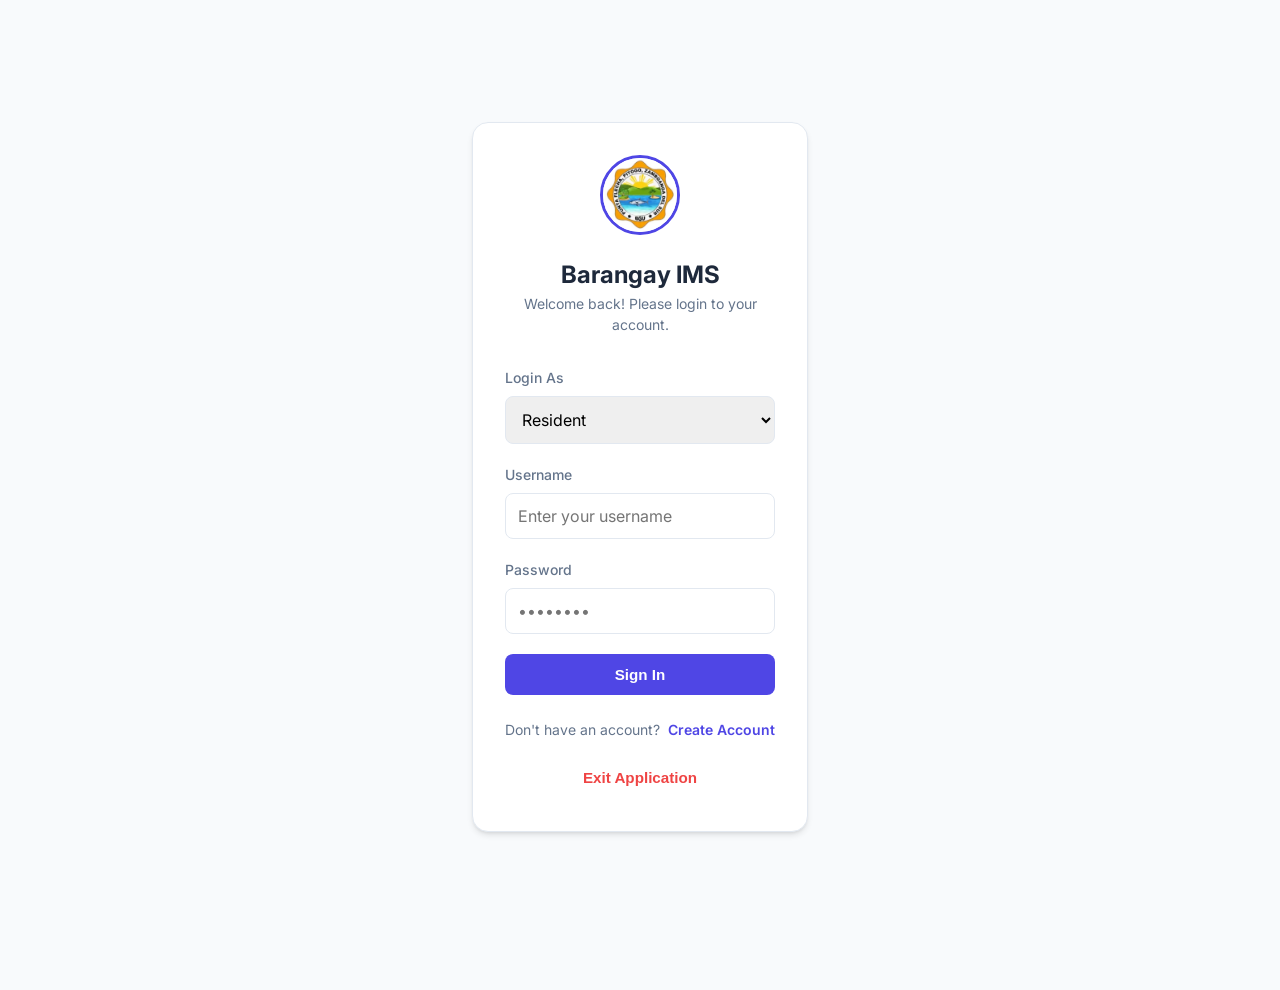
<file: index.html>
<!DOCTYPE html>
<html lang="en">
<head>
    <meta charset="UTF-8">
    <meta name="viewport" content="width=device-width, initial-scale=1.0">
    <title>Barangay IMS - Login</title>
    <link rel="stylesheet" href="style.css">
</head>
<body class="animate-fade-in">

    <div class="auth-container">
        <div class="card">
            <div style="text-align: center; margin-bottom: 2rem;">
                <img src="1.jpg" alt="Logo" style="width: 80px; height: 80px; border-radius: 50%; object-fit: cover; margin-bottom: 1rem; border: 3px solid var(--primary);">
                <h2 style="font-weight: 700; color: var(--text-main);">Barangay IMS</h2>
                <p style="color: var(--text-muted); font-size: 0.875rem;">Welcome back! Please login to your account.</p>
            </div>

            <div class="input-group">
                <label for="role">Login As</label>
                <select id="role">
                    <option value="resident">Resident</option>
                    <option value="admin">Administrator</option>
                </select>
            </div>

            <div class="input-group">
                <label for="user">Username</label>
                <input id="user" type="text" placeholder="Enter your username">
            </div>

            <div class="input-group">
                <label for="pass">Password</label>
                <input id="pass" type="password" placeholder="••••••••">
            </div>

            <button class="btn btn-primary" id="loginBtn" onclick="login()">
                Sign In
            </button>

            <div style="margin-top: 1.5rem; text-align: center; font-size: 0.875rem;">
                <span style="color: var(--text-muted);">Don't have an account?</span>
                <a href="register.html" style="color: var(--primary); font-weight: 600; text-decoration: none; margin-left: 0.25rem;">Create Account</a>
            </div>

            <div style="margin-top: 1rem;">
                <button class="btn btn-outline" style="color: var(--danger); border-color: transparent;" onclick="exitApp()">
                    Exit Application
                </button>
            </div>
        </div>
    </div>

    <script src="api.js"></script>
    <script>
        async function login() {
            const role = document.getElementById("role").value;
            const u = document.getElementById("user").value.trim();
            const p = document.getElementById("pass").value.trim();

            if (!u || !p) {
                alert("Please enter both username and password.");
                return;
            }

            const loginBtn = document.getElementById("loginBtn");
            loginBtn.disabled = true;
            loginBtn.innerText = "Verifying...";

            if (role === "admin") {
                if (u === "admin" && p === "1234") {
                    localStorage.setItem("role", "admin");
                    localStorage.removeItem("currentUser");
                    location.href = "admin.html";
                } else {
                    alert("Invalid Admin Credentials");
                    loginBtn.disabled = false;
                    loginBtn.innerText = "Sign In";
                }
                return;
            }

            const users = await apiGet("users");
            const found = users.find(x => x.username === u && x.password === p);

            if (found) {
                const safeUser = {
                    username: found.username,
                    name: found.name || "Resident",
                    purok: found.purok || "N/A"
                };

                localStorage.setItem("currentUser", JSON.stringify(safeUser));
                localStorage.setItem("role", "resident");
                location.href = "resident.html";
            } else {
                alert("Invalid Resident Credentials");
                loginBtn.disabled = false;
                loginBtn.innerText = "Sign In";
            }
        }

        function exitApp() {
            if (confirm("Are you sure you want to exit?")) {
                window.close();
                location.href = "about:blank";
            }
        }

        window.onload = () => {
            const role = localStorage.getItem("role");
            if (role === "admin") location.href = "admin.html";
            else if (role === "resident") location.href = "resident.html";
        };
    </script>
</body>
</html>
</file>
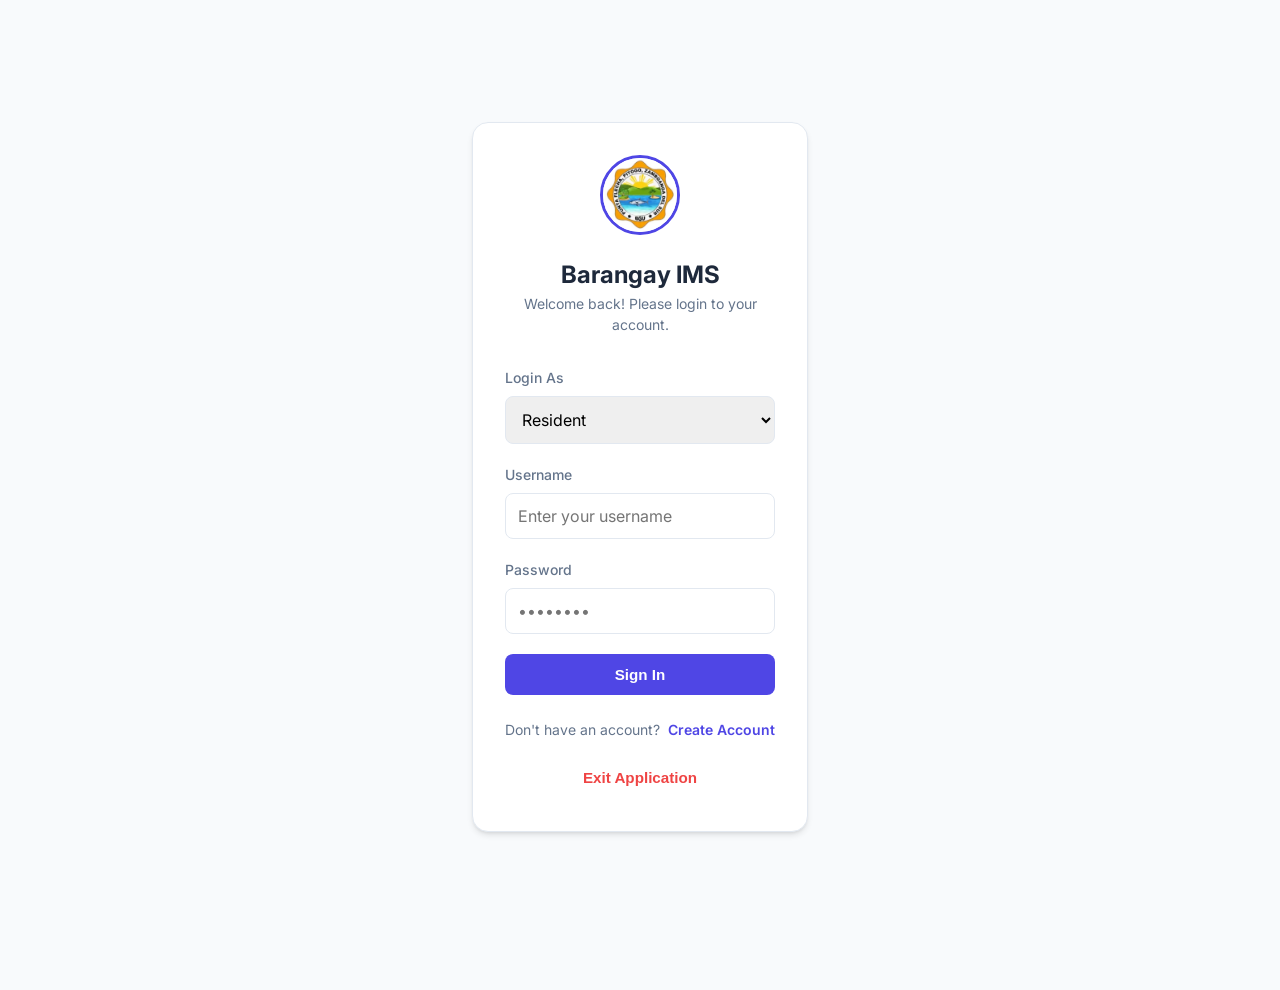
<file: admin.html>
<!DOCTYPE html>
<html lang="en">
<head>
    <meta charset="UTF-8">
    <meta name="viewport" content="width=device-width, initial-scale=1.0">
    <title>Barangay IMS - Admin Dashboard</title>
    <link rel="stylesheet" href="style.css">
    <style>
        .sidebar { width: 260px; background: var(--bg-card); border-right: 1px solid var(--border); height: calc(100vh - 65px); padding: 2rem; position: fixed; }
        .main-content { margin-left: 260px; padding: 2rem; }
        .nav-link { display: flex; align-items: center; padding: 0.75rem 1rem; color: var(--text-muted); text-decoration: none; border-radius: 0.5rem; margin-bottom: 0.5rem; font-weight: 500; transition: all 0.2s; cursor: pointer; }
        .nav-link:hover, .nav-link.active { background: var(--primary); color: white; }
        .stat-card { background: var(--bg-card); padding: 1.5rem; border-radius: 1rem; box-shadow: var(--shadow); border-left: 4px solid var(--primary); }
        @media (max-width: 768px) { .sidebar { display: none; } .main-content { margin-left: 0; } }
    </style>
</head>
<body class="animate-fade-in">

    <nav class="navbar">
        <div class="nav-brand">🏢 Barangay Admin</div>
        <button class="btn btn-outline" style="width: auto;" onclick="logout()">Logout</button>
    </nav>

    <div class="sidebar">
        <a class="nav-link active" onclick="showSection('overview')">Dashboard Overview</a>
        <a class="nav-link" onclick="showSection('announcements')">Announcements</a>
        <a class="nav-link" onclick="showSection('requests')">Certificate Requests</a>
        <a class="nav-link" onclick="showSection('residents')">Resident List</a>
        <a class="nav-link" onclick="showSection('ids')">ID Issuance</a>
    </div>

    <div class="main-content">
        <!-- Overview Section -->
        <section id="overview" class="section">
            <h2 style="margin-bottom: 1.5rem;">Dashboard Overview</h2>
            <div class="dashboard-grid">
                <div class="stat-card">
                    <span style="font-size: 0.875rem; color: var(--text-muted);">Total Residents</span>
                    <h3 id="total-residents" style="font-size: 2rem; margin-top: 0.5rem;">0</h3>
                </div>
                <div class="stat-card" style="border-left-color: var(--warning);">
                    <span style="font-size: 0.875rem; color: var(--text-muted);">Pending Requests</span>
                    <h3 id="pending-requests" style="font-size: 2rem; margin-top: 0.5rem;">0</h3>
                </div>
                <div class="stat-card" style="border-left-color: var(--success);">
                    <span style="font-size: 0.875rem; color: var(--text-muted);">Active Announcements</span>
                    <h3 id="total-ann" style="font-size: 2rem; margin-top: 0.5rem;">0</h3>
                </div>
            </div>
        </section>

        <!-- Announcements Section -->
        <section id="announcements" class="section" style="display: none;">
            <h2 style="margin-bottom: 1.5rem;">Manage Announcements</h2>
            <div class="card" style="margin-bottom: 2rem;">
                <div class="input-group">
                    <label>New Announcement Content</label>
                    <textarea id="ann-content" placeholder="Type your announcement here..." rows="3"></textarea>
                </div>
                <button class="btn btn-primary" id="postBtn" onclick="postAnn()" style="width: auto;">Post Announcement</button>
            </div>
            <div id="ann-list"></div>
        </section>

        <!-- Requests Section -->
        <section id="requests" class="section" style="display: none;">
            <h2 style="margin-bottom: 1.5rem;">Certificate Requests</h2>
            <div id="req-list" class="dashboard-grid"></div>
        </section>

        <!-- Residents Section -->
        <section id="residents" class="section" style="display: none;">
            <div style="display: flex; justify-content: space-between; align-items: center; margin-bottom: 1.5rem;">
                <h2>Residents</h2>
                <select id="purok-filter" onchange="filterResidents(this.value)" style="width: auto;">
                    <option value="all">All Puroks</option>
                    <option value="Purok 1">Purok 1</option>
                    <option value="Purok 2">Purok 2</option>
                    <option value="Purok 3">Purok 3</option>
                    <option value="Purok 4">Purok 4</option>
                    <option value="Purok 5">Purok 5</option>
                    <option value="Purok 6">Purok 6</option>
                    <option value="Purok 7">Purok 7</option>
                </select>
            </div>
            <div id="res-list" class="dashboard-grid"></div>
        </section>

        <!-- ID Issuance Section -->
        <section id="ids" class="section" style="display: none;">
            <h2 style="margin-bottom: 1.5rem;">ID Issuance</h2>
            <div class="card" style="margin-bottom: 2rem; display: grid; grid-template-columns: 1fr 1fr; gap: 1rem;">
                <div class="input-group"><label>Full Name</label><input id="id-name"></div>
                <div class="input-group"><label>Address</label><input id="id-address"></div>
                <div class="input-group"><label>Birthdate</label><input id="id-bdate" type="date"></div>
                <div class="input-group"><label>Contact</label><input id="id-contact"></div>
                <button class="btn btn-primary" onclick="issueID()" style="grid-column: span 2;">Generate ID Record</button>
            </div>
            <div id="id-list" class="dashboard-grid"></div>
        </section>
    </div>

    <script src="api.js"></script>
    <script>
        if (localStorage.getItem("role") !== "admin") location.href = "index.html";

        let currentSection = 'overview';

        async function showSection(id) {
            currentSection = id;
            document.querySelectorAll('.section').forEach(s => s.style.display = 'none');
            document.querySelectorAll('.nav-link').forEach(l => l.classList.remove('active'));
            document.getElementById(id).style.display = 'block';
            event.currentTarget.classList.add('active');
            
            await refreshData();
        }

        async function refreshData() {
            if (currentSection === 'overview') updateStats();
            if (currentSection === 'residents') filterResidents(document.getElementById('purok-filter').value);
            if (currentSection === 'announcements') loadAnnouncements();
            if (currentSection === 'requests') loadRequests();
            if (currentSection === 'ids') loadIDs();
        }

        async function updateStats() {
            const users = await apiGet("users");
            const reqs = await apiGet("req");
            const anns = await apiGet("ann");
            
            document.getElementById('total-residents').innerText = users.length;
            document.getElementById('pending-requests').innerText = reqs.filter(r => r.status === 'Pending').length;
            document.getElementById('total-ann').innerText = anns.length;
        }

        async function postAnn() {
            const content = document.getElementById('ann-content').value.trim();
            if (!content) return;
            
            const postBtn = document.getElementById('postBtn');
            postBtn.disabled = true;

            const anns = await apiGet("ann");
            anns.unshift({ text: content, date: new Date().toLocaleString() });
            await apiPost("ann", anns);
            
            document.getElementById('ann-content').value = "";
            postBtn.disabled = false;
            loadAnnouncements();
        }

        async function loadAnnouncements() {
            const anns = await apiGet("ann");
            document.getElementById('ann-list').innerHTML = anns.map((a, i) => `
                <div class="card" style="margin-bottom: 1rem; display: flex; justify-content: space-between; align-items: start;">
                    <div><p>${a.text}</p><small style="color: var(--text-muted)">${a.date}</small></div>
                    <button class="btn btn-danger" style="width: auto; padding: 0.5rem;" onclick="deleteAnn(${i})">Delete</button>
                </div>
            `).join("");
        }

        async function deleteAnn(i) {
            const anns = await apiGet("ann");
            anns.splice(i, 1);
            await apiPost("ann", anns);
            loadAnnouncements();
        }

        async function filterResidents(purok) {
            const users = await apiGet("users");
            const filtered = purok === 'all' ? users : users.filter(u => u.purok === purok);
            
            document.getElementById('res-list').innerHTML = filtered.map((u, i) => `
                <div class="card" style="position: relative;">
                    <button onclick="deleteResident(${i})" style="position: absolute; top: 1rem; right: 1rem; background: none; border: none; color: var(--danger); cursor: pointer; font-size: 1.25rem;">✖</button>
                    <h4 style="margin-bottom: 0.5rem;">${u.name}</h4>
                    <p style="font-size: 0.875rem; color: var(--text-muted);">@${u.username}</p>
                    <span class="badge" style="background: var(--bg-main);">${u.purok}</span>
                </div>
            `).join("");
        }

        async function deleteResident(idx) {
            if (!confirm("Delete this resident account?")) return;
            const users = await apiGet("users");
            users.splice(idx, 1);
            await apiPost("users", users);
            filterResidents(document.getElementById('purok-filter').value);
            updateStats();
        }

        async function loadRequests() {
            const reqs = await apiGet("req");
            document.getElementById('req-list').innerHTML = reqs.map((r, i) => `
                <div class="card" style="position: relative;">
                    ${r.status !== 'Pending' ? `<button onclick="deleteReq(${i})" style="position: absolute; top: 1rem; right: 1rem; background: none; border: none; color: var(--danger); cursor: pointer; font-size: 1.25rem;">✖</button>` : ''}
                    <div style="display: flex; justify-content: space-between; margin-bottom: 1rem;">
                        <span class="badge badge-${r.status.toLowerCase()}">${r.status}</span>
                        <small style="color: var(--text-muted)">${r.date}</small>
                    </div>
                    <h4 style="margin-bottom: 0.25rem;">${r.name}</h4>
                    <p style="margin-bottom: 1rem;">Requesting: <strong>${r.type}</strong></p>
                    ${r.status === 'Pending' ? `
                        <div style="display: flex; gap: 0.5rem;">
                            <button class="btn btn-primary" onclick="updateReq(${i}, 'Approved')">Approve</button>
                            <button class="btn btn-danger" onclick="updateReq(${i}, 'Rejected')">Reject</button>
                        </div>
                    ` : ''}
                </div>
            `).join("");
        }

        async function updateReq(i, status) {
            const reqs = await apiGet("req");
            reqs[i].status = status;
            await apiPost("req", reqs);
            loadRequests();
        }

        async function deleteReq(i) {
            if (!confirm("Remove this request?")) return;
            const reqs = await apiGet("req");
            reqs.splice(i, 1);
            await apiPost("req", reqs);
            loadRequests();
            updateStats();
        }

        async function issueID() {
            const ids = await apiGet("ids");
            ids.unshift({
                name: document.getElementById('id-name').value,
                address: document.getElementById('id-address').value,
                bdate: document.getElementById('id-bdate').value,
                contact: document.getElementById('id-contact').value
            });
            await apiPost("ids", ids);
            loadIDs();
            ['id-name', 'id-address', 'id-bdate', 'id-contact'].forEach(id => document.getElementById(id).value = "");
        }

        async function loadIDs() {
            const ids = await apiGet("ids");
            document.getElementById('id-list').innerHTML = ids.map((id, i) => `
                <div class="card">
                    <div style="display: flex; justify-content: space-between;">
                        <h4>${id.name}</h4>
                        <button onclick="deleteID(${i})" style="background: none; border: none; color: var(--danger); cursor: pointer;">✖</button>
                    </div>
                    <p style="font-size: 0.875rem; color: var(--text-muted); margin-top: 0.5rem;">📍 ${id.address}<br>🎂 ${id.bdate}<br>📞 ${id.contact}</p>
                </div>
            `).join("");
        }

        async function deleteID(i) {
            const ids = await apiGet("ids");
            ids.splice(i, 1);
            await apiPost("ids", ids);
            loadIDs();
        }

        function logout() { localStorage.removeItem("role"); location.href = "index.html"; }
        updateStats();
    </script>
</body>
</html>
</file>
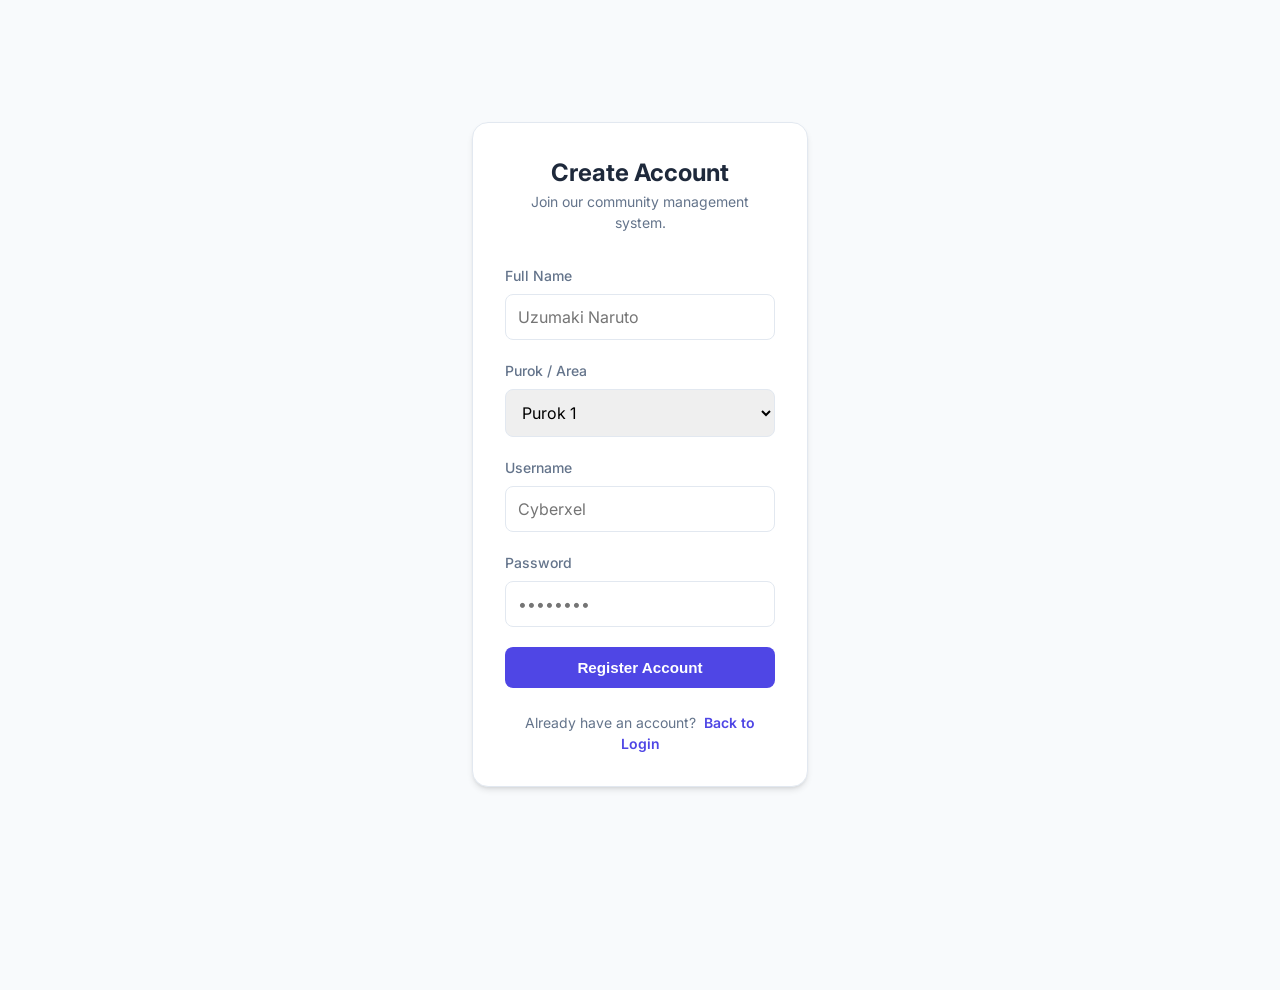
<file: register.html>
<!DOCTYPE html>
<html lang="en">
<head>
    <meta charset="UTF-8">
    <meta name="viewport" content="width=device-width, initial-scale=1.0">
    <title>Barangay IMS - Register</title>
    <link rel="stylesheet" href="style.css">
</head>
<body class="animate-fade-in">

    <div class="auth-container">
        <div class="card">
            <div style="text-align: center; margin-bottom: 2rem;">
                <h2 style="font-weight: 700; color: var(--text-main);">Create Account</h2>
                <p style="color: var(--text-muted); font-size: 0.875rem;">Join our community management system.</p>
            </div>

            <div class="input-group">
                <label for="fullname">Full Name</label>
                <input id="fullname" type="text" placeholder="Uzumaki Naruto">
            </div>

            <div class="input-group">
                <label for="purok">Purok / Area</label>
                <select id="purok">
                    <option value="Purok 1">Purok 1</option>
                    <option value="Purok 2">Purok 2</option>
                    <option value="Purok 3">Purok 3</option>
                    <option value="Purok 4">Purok 4</option>
                    <option value="Purok 5">Purok 5</option>
                    <option value="Purok 6">Purok 6</option>
                    <option value="Purok 7">Purok 7</option>
                </select>
            </div>

            <div class="input-group">
                <label for="username">Username</label>
                <input id="username" type="text" placeholder="Cyberxel">
            </div>

            <div class="input-group">
                <label for="password">Password</label>
                <input id="password" type="password" placeholder="••••••••">
            </div>

            <button class="btn btn-primary" id="saveBtn" onclick="save()">
                Register Account
            </button>

            <div style="margin-top: 1.5rem; text-align: center; font-size: 0.875rem;">
                <span style="color: var(--text-muted);">Already have an account?</span>
                <a href="index.html" style="color: var(--primary); font-weight: 600; text-decoration: none; margin-left: 0.25rem;">Back to Login</a>
            </div>
        </div>
    </div>

    <script src="api.js"></script>
    <script>
        async function save() {
            const name = document.getElementById("fullname").value.trim();
            const purok = document.getElementById("purok").value;
            const username = document.getElementById("username").value.trim();
            const password = document.getElementById("password").value.trim();

            if (!name || !username || !password) {
                alert("Please fill in all required fields.");
                return;
            }

            const saveBtn = document.getElementById("saveBtn");
            saveBtn.disabled = true;
            saveBtn.innerText = "Saving...";

            const users = await apiGet("users");

            if (users.find(x => x.username === username)) {
                alert("This username is already taken. Please choose another.");
                saveBtn.disabled = false;
                saveBtn.innerText = "Register Account";
                return;
            }

            users.push({
                username: username,
                password: password,
                name: name,
                purok: purok,
                createdAt: new Date().toISOString()
            });

            const res = await apiPost("users", users);
            
            if (res.success) {
                alert("Account created successfully!");
                location.href = "index.html";
            } else {
                alert("Error connecting to server. Please ensure the server is running.");
                saveBtn.disabled = false;
                saveBtn.innerText = "Register Account";
            }
        }
    </script>
</body>
</html>
</file>
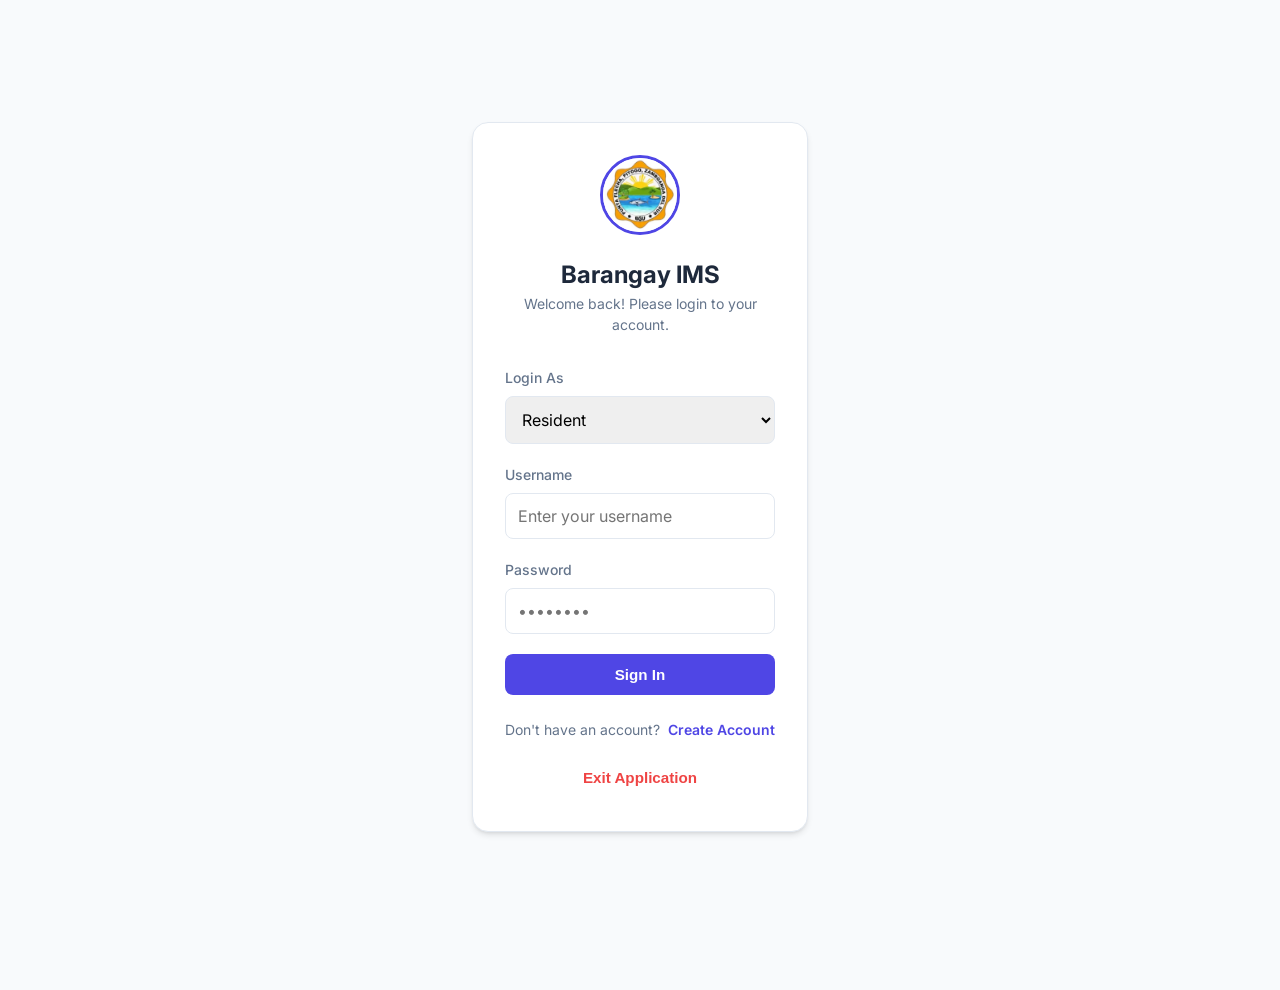
<file: resident.html>
<!DOCTYPE html>
<html lang="en">
<head>
    <meta charset="UTF-8">
    <meta name="viewport" content="width=device-width, initial-scale=1.0">
    <title>Barangay IMS - Resident Dashboard</title>
    <link rel="stylesheet" href="style.css">
</head>
<body class="animate-fade-in">

    <nav class="navbar">
        <div class="nav-brand">🏠 Resident Portal</div>
        <div style="display: flex; align-items: center; gap: 1rem;">
            <span id="user-display" style="font-weight: 500; font-size: 0.875rem; color: var(--text-muted);"></span>
            <button class="btn btn-outline" style="width: auto;" onclick="logout()">Logout</button>
        </div>
    </nav>

    <div class="container">
        <header style="margin-bottom: 2rem;">
            <h1 id="welcome-msg">Welcome!</h1>
            <p style="color: var(--text-muted);">Manage your requests and stay updated with barangay announcements.</p>
        </header>

        <div class="dashboard-grid">
            <div class="section">
                <h3 style="margin-bottom: 1rem; display: flex; align-items: center; gap: 0.5rem;">📢 Announcements</h3>
                <div id="ann-list"><p style="color: var(--text-muted); font-style: italic;">Loading announcements...</p></div>
            </div>

            <div class="section">
                <div class="card">
                    <h3 style="margin-bottom: 1.5rem;">Request Certificate</h3>
                    <div class="input-group">
                        <label>Select Certificate Type</label>
                        <select id="cert-type">
                            <option>Barangay Clearance</option>
                            <option>Certificate of Indigency</option>
                            <option>Certificate of Residency</option>
                            <option>First Time Job Seeker</option>
                        </select>
                    </div>
                    <button class="btn btn-primary" id="reqBtn" onclick="submitRequest()">Submit Request</button>
                    
                    <div style="margin-top: 2rem;">
                        <h4 style="margin-bottom: 1rem;">My Recent Requests</h4>
                        <div id="my-requests"><p style="color: var(--text-muted); font-size: 0.875rem;">No requests found.</p></div>
                    </div>
                </div>
            </div>
        </div>
    </div>

    <script src="api.js"></script>
    <script>
        const currentUser = JSON.parse(localStorage.getItem("currentUser"));
        if (!currentUser || localStorage.getItem("role") !== "resident") location.href = "index.html";

        document.getElementById('user-display').innerText = currentUser.name;
        document.getElementById('welcome-msg').innerText = `Welcome, ${currentUser.name.split(' ')[0]}!`;

        async function loadAnnouncements() {
            const anns = await apiGet("ann");
            const list = document.getElementById('ann-list');
            if (anns.length === 0) {
                list.innerHTML = '<p style="color: var(--text-muted); font-style: italic;">No announcements yet.</p>';
                return;
            }
            list.innerHTML = anns.map(a => `
                <div class="card" style="margin-bottom: 1rem; padding: 1.25rem;">
                    <p style="font-weight: 500; margin-bottom: 0.5rem;">${a.text}</p>
                    <small style="color: var(--text-muted)">📅 ${a.date}</small>
                </div>
            `).join("");
        }

        async function submitRequest() {
            const type = document.getElementById('cert-type').value;
            const reqBtn = document.getElementById('reqBtn');
            reqBtn.disabled = true;

            const reqs = await apiGet("req");
            reqs.unshift({
                username: currentUser.username,
                name: currentUser.name,
                type: type,
                date: new Date().toLocaleString(),
                status: "Pending"
            });

            await apiPost("req", reqs);
            alert("Request submitted successfully!");
            reqBtn.disabled = false;
            loadMyRequests();
        }

        async function loadMyRequests() {
            const reqs = await apiGet("req");
            const myData = reqs.filter(r => r.username === currentUser.username);
            const list = document.getElementById('my-requests');

            if (myData.length === 0) return;

            list.innerHTML = myData.map(r => `
                <div style="padding: 1rem; border-bottom: 1px solid var(--border); display: flex; justify-content: space-between; align-items: center;">
                    <div><p style="font-weight: 600; font-size: 0.875rem;">${r.type}</p><small style="color: var(--text-muted)">${r.date}</small></div>
                    <span class="badge badge-${r.status.toLowerCase()}">${r.status}</span>
                </div>
            `).join("");
        }

        function logout() { localStorage.removeItem("currentUser"); localStorage.removeItem("role"); location.href = "index.html"; }

        loadAnnouncements();
        loadMyRequests();
    </script>
</body>
</html>
</file>
<file: style.css>
@import url('https://fonts.googleapis.com/css2?family=Inter:wght@300;400;500;600;700&display=swap');

:root {
    --primary: #4f46e5;
    --primary-hover: #4338ca;
    --secondary: #64748b;
    --bg-main: #f8fafc;
    --bg-card: #ffffff;
    --text-main: #1e293b;
    --text-muted: #64748b;
    --border: #e2e8f0;
    --danger: #ef4444;
    --success: #22c55e;
    --warning: #f59e0b;
    --shadow: 0 4px 6px -1px rgb(0 0 0 / 0.1), 0 2px 4px -2px rgb(0 0 0 / 0.1);
    --shadow-lg: 0 10px 15px -3px rgb(0 0 0 / 0.1), 0 4px 6px -4px rgb(0 0 0 / 0.1);
}

* {
    box-sizing: border-box;
    margin: 0;
    padding: 0;
}

body {
    font-family: 'Inter', sans-serif;
    background-color: var(--bg-main);
    color: var(--text-main);
    line-height: 1.5;
    min-height: 100vh;
}

/* Layout */
.container {
    max-width: 1200px;
    margin: 0 auto;
    padding: 2rem;
}

.auth-container {
    max-width: 400px;
    margin: 10vh auto;
    padding: 2rem;
}

/* Components */
.card {
    background: var(--bg-card);
    border-radius: 1rem;
    padding: 2rem;
    box-shadow: var(--shadow);
    border: 1px solid var(--border);
    transition: transform 0.2s, box-shadow 0.2s;
}

.card:hover {
    box-shadow: var(--shadow-lg);
}

.btn {
    display: inline-flex;
    align-items: center;
    justify-content: center;
    padding: 0.75rem 1.5rem;
    border-radius: 0.5rem;
    font-weight: 600;
    cursor: pointer;
    transition: all 0.2s;
    border: none;
    font-size: 0.95rem;
    gap: 0.5rem;
    width: 100%;
}

.btn-primary {
    background-color: var(--primary);
    color: white;
}

.btn-primary:hover {
    background-color: var(--primary-hover);
    transform: translateY(-1px);
}

.btn-secondary {
    background-color: var(--secondary);
    color: white;
}

.btn-danger {
    background-color: var(--danger);
    color: white;
}

.btn-outline {
    background: transparent;
    border: 1px solid var(--border);
    color: var(--text-main);
}

.btn-outline:hover {
    background: var(--bg-main);
}

.input-group {
    margin-bottom: 1.25rem;
}

.input-group label {
    display: block;
    margin-bottom: 0.5rem;
    font-weight: 500;
    font-size: 0.875rem;
    color: var(--text-muted);
}

input, select, textarea {
    width: 100%;
    padding: 0.75rem;
    border-radius: 0.5rem;
    border: 1px solid var(--border);
    font-family: inherit;
    font-size: 1rem;
    transition: border-color 0.2s, ring 0.2s;
}

input:focus, select:focus, textarea:focus {
    outline: none;
    border-color: var(--primary);
    box-shadow: 0 0 0 3px rgba(79, 70, 229, 0.1);
}

/* Navbar */
.navbar {
    background: var(--bg-card);
    border-bottom: 1px solid var(--border);
    padding: 1rem 2rem;
    display: flex;
    justify-content: space-between;
    align-items: center;
    position: sticky;
    top: 0;
    z-index: 50;
}

.nav-brand {
    font-size: 1.25rem;
    font-weight: 700;
    color: var(--primary);
    display: flex;
    align-items: center;
    gap: 0.5rem;
}

/* Dashboard Grid */
.dashboard-grid {
    display: grid;
    grid-template-columns: repeat(auto-fit, minmax(300px, 1fr));
    gap: 1.5rem;
    margin-top: 2rem;
}

/* Tables / Lists */
.list-item {
    padding: 1rem;
    border-bottom: 1px solid var(--border);
    display: flex;
    justify-content: space-between;
    align-items: center;
}

.list-item:last-child {
    border-bottom: none;
}

.badge {
    padding: 0.25rem 0.75rem;
    border-radius: 9999px;
    font-size: 0.75rem;
    font-weight: 600;
    text-transform: uppercase;
}

.badge-pending { background: #fef3c7; color: #92400e; }
.badge-approved { background: #dcfce7; color: #166534; }
.badge-rejected { background: #fee2e2; color: #991b1b; }

/* Animations */
@keyframes fadeIn {
    from { opacity: 0; transform: translateY(10px); }
    to { opacity: 1; transform: translateY(0); }
}

.animate-fade-in {
    animation: fadeIn 0.4s ease-out forwards;
}
</file>
